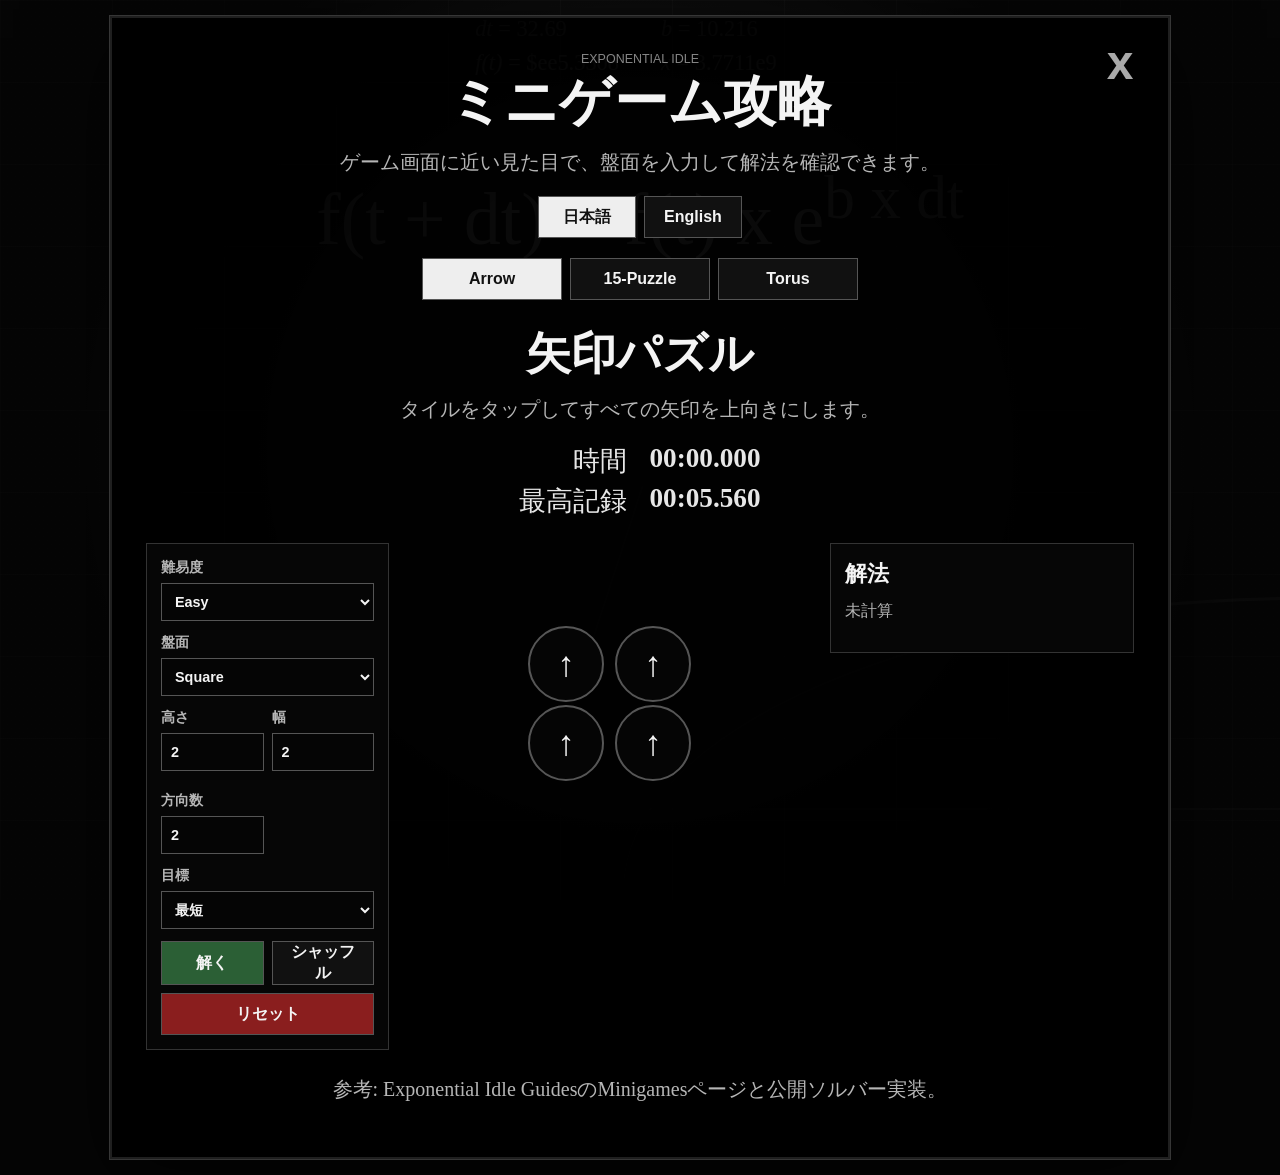
<file: index.html>
<!doctype html>
<html lang="ja">
  <head>
    <meta charset="utf-8">
    <meta name="viewport" content="width=device-width, initial-scale=1">
    <title>Exponential Idle Minigame Guide</title>
    <link rel="stylesheet" href="site.css">
  </head>
  <body>
    <div class="game-backdrop" aria-hidden="true">
      <div class="stats-strip">
        <span><i>dt</i> = 32.69</span>
        <span><i>b</i> = 10.216</span>
        <span><i>f(t)</i> = $ee5.3308</span>
        <span><i>x</i> = 3.7711e9</span>
      </div>
      <div class="formula-line">f(t + dt) = f(t) x e<sup>b x dt</sup></div>
      <div class="graph-line"></div>
    </div>

    <main class="phone-shell">
      <header class="game-header">
        <button class="close-button" type="button" title="Close">x</button>
        <p class="game-kicker">Exponential Idle</p>
        <h1 data-i18n="appTitle">ミニゲーム攻略</h1>
        <p class="game-copy" data-i18n="appLead">ゲーム画面に近い見た目で、盤面を入力して解法を確認できます。</p>
        <div class="language-toggle" aria-label="Language">
          <button type="button" class="is-active" data-lang="ja">日本語</button>
          <button type="button" data-lang="en">English</button>
        </div>
      </header>

      <nav class="game-tabs" aria-label="Minigames">
        <button type="button" class="is-active" data-game="arrow">Arrow</button>
        <button type="button" data-game="fifteen">15-Puzzle</button>
        <button type="button" data-game="torus">Torus</button>
      </nav>

      <section class="game-panel is-active" id="arrow-panel" data-panel="arrow">
        <div class="panel-title">
          <h2 data-i18n="arrowTitle">矢印パズル</h2>
          <p data-i18n="arrowHelp">タイルをタップしてすべての矢印を上向きにします。</p>
          <div class="timer-grid">
            <span data-i18n="timeLabel">時間</span><strong>00:00.000</strong>
            <span data-i18n="bestLabel">最高記録</span><strong>00:05.560</strong>
          </div>
        </div>
        <div class="solver-grid">
          <aside class="control-panel">
            <label><span data-i18n="difficultyLabel">難易度</span><select id="arrow-difficulty"></select></label>
            <label><span data-i18n="shapeLabel">盤面</span><select id="arrow-shape"><option value="square">Square</option><option value="hex">Hex</option></select></label>
            <div class="two-cols">
              <label class="arrow-square"><span data-i18n="heightLabel">高さ</span><input id="arrow-height" type="number" min="1" max="4"></label>
              <label class="arrow-square"><span data-i18n="widthLabel">幅</span><input id="arrow-width" type="number" min="1" max="4"></label>
              <label class="arrow-hex" hidden><span>Side</span><input id="arrow-side" type="number" min="1" max="4"></label>
              <label><span data-i18n="directionsLabel">方向数</span><input id="arrow-directions" type="number" min="2" max="6"></label>
            </div>
            <label><span data-i18n="targetLabel">目標</span><select id="arrow-target"></select></label>
            <div class="button-row">
              <button class="game-button primary" type="button" id="arrow-solve" data-i18n="solveButton">解く</button>
              <button class="game-button" type="button" id="arrow-random" data-i18n="shuffleButton">シャッフル</button>
              <button class="game-button danger" type="button" id="arrow-reset" data-i18n="resetButton">リセット</button>
            </div>
          </aside>
          <div class="board-wrap">
            <div id="arrow-board" class="board-stage"></div>
          </div>
          <aside class="result-panel">
            <h3 data-i18n="solutionTitle">解法</h3>
            <div id="arrow-result" class="solution-output"></div>
          </aside>
        </div>
      </section>

      <section class="game-panel" id="fifteen-panel" data-panel="fifteen">
        <div class="panel-title">
          <h2 data-i18n="fifteenTitle">15パズル</h2>
          <p data-i18n="fifteenHelp">四角をスライドして数字を順番通りに並べます。空白は0で入力します。</p>
          <div class="timer-grid">
            <span data-i18n="timeLabel">時間</span><strong>00:00.000</strong>
            <span data-i18n="bestLabel">最高記録</span><strong>01:28.317</strong>
          </div>
        </div>
        <div class="solver-grid">
          <aside class="control-panel">
            <label><span data-i18n="difficultyLabel">難易度</span><select id="fifteen-difficulty"></select></label>
            <div class="button-row">
              <button class="game-button primary" type="button" id="fifteen-solve" data-i18n="solveButton">解く</button>
              <button class="game-button" type="button" id="fifteen-random" data-i18n="shuffleButton">シャッフル</button>
              <button class="game-button danger" type="button" id="fifteen-reset" data-i18n="resetButton">リセット</button>
            </div>
            <p class="control-note" data-i18n="fifteenNote">Hardは5x5です。最適解ではなく、層を固定して解く実用手順を出します。</p>
          </aside>
          <div class="board-wrap">
            <div id="fifteen-board" class="board-stage"></div>
          </div>
          <aside class="result-panel">
            <h3 data-i18n="solutionTitle">解法</h3>
            <div id="fifteen-result" class="solution-output"></div>
          </aside>
        </div>
      </section>

      <section class="game-panel" id="torus-panel" data-panel="torus">
        <div class="panel-title">
          <h2 data-i18n="torusTitle">トーラスパズル</h2>
          <p data-i18n="torusHelp">行または列を巡回シフトして、左上から昇順に並べます。</p>
          <div class="timer-grid">
            <span data-i18n="timeLabel">時間</span><strong>00:00.000</strong>
            <span data-i18n="bestLabel">最高記録</span><strong>00:22.000</strong>
          </div>
        </div>
        <div class="solver-grid">
          <aside class="control-panel">
            <label><span data-i18n="difficultyLabel">難易度</span><select id="torus-difficulty"></select></label>
            <div class="button-row">
              <button class="game-button primary" type="button" id="torus-solve" data-i18n="solveButton">解く</button>
              <button class="game-button" type="button" id="torus-random" data-i18n="shuffleButton">シャッフル</button>
              <button class="game-button danger" type="button" id="torus-reset" data-i18n="resetButton">リセット</button>
            </div>
            <p class="control-note" data-i18n="torusNote">Easyは3x3、Mediumは5x5、Hardは6x6です。</p>
          </aside>
          <div class="board-wrap">
            <div id="torus-board" class="board-stage"></div>
          </div>
          <aside class="result-panel">
            <h3 data-i18n="solutionTitle">解法</h3>
            <div id="torus-result" class="solution-output"></div>
          </aside>
        </div>
      </section>

      <footer class="game-footer">
        <p data-i18n="sourceNote">参考: Exponential Idle GuidesのMinigamesページと公開ソルバー実装。</p>
      </footer>
    </main>

    <script src="site.js" defer></script>
  </body>
</html>
</file>
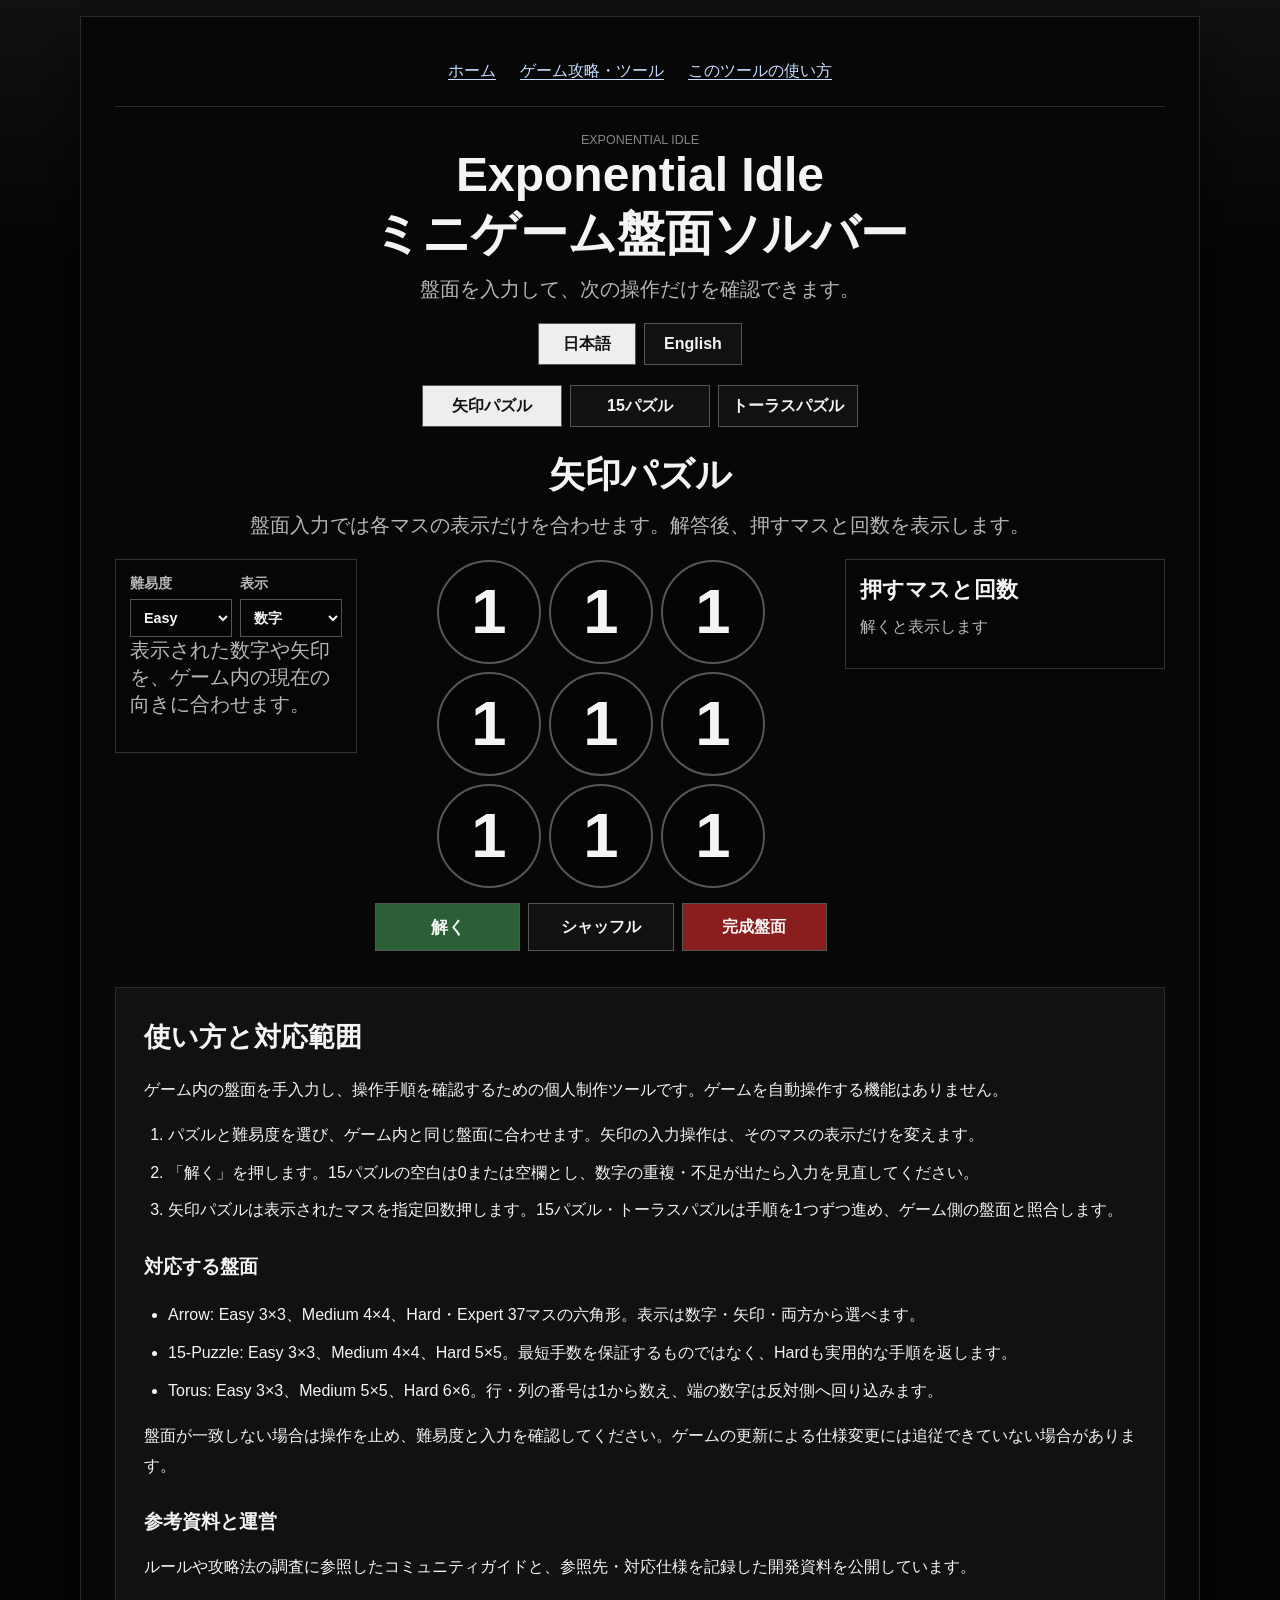
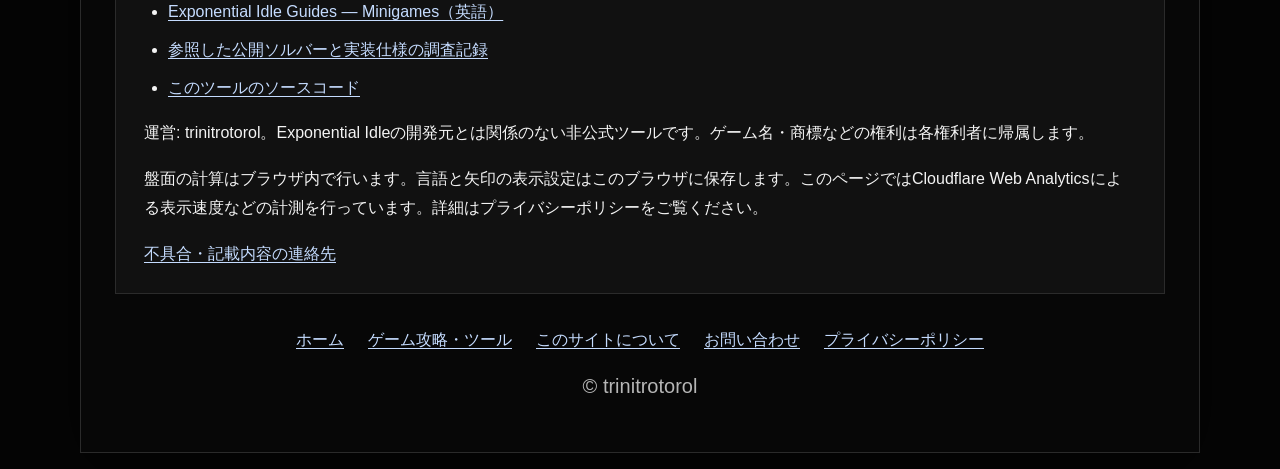
<file: public/game-guide/exponential-idle-minigame-guide/index.html>
<!doctype html>
<html lang="ja">
  <head>
    <meta charset="utf-8">
    <meta name="viewport" content="width=device-width, initial-scale=1">
    <meta name="description" content="Exponential IdleのArrow、15-Puzzle、Torusをブラウザ上で解ける、日本語・英語対応の攻略ソルバーです。">
    <meta name="robots" content="index,follow">
    <link rel="canonical" href="https://trinitrotorol.com/game-guide/exponential-idle-minigame-guide/">
    <meta property="og:type" content="website">
    <meta property="og:site_name" content="trinitrotorol">
    <meta property="og:title" content="Exponential Idle ミニゲーム攻略・ソルバー">
    <meta property="og:description" content="Exponential IdleのArrow、15-Puzzle、Torusをブラウザ上で解ける、日本語・英語対応の攻略ソルバーです。">
    <meta property="og:url" content="https://trinitrotorol.com/game-guide/exponential-idle-minigame-guide/">
    <meta property="og:locale" content="ja_JP">
    <meta name="twitter:card" content="summary">
    <meta name="twitter:title" content="Exponential Idle ミニゲーム攻略・ソルバー">
    <meta name="twitter:description" content="Exponential IdleのArrow、15-Puzzle、Torusをブラウザ上で解ける、日本語・英語対応の攻略ソルバーです。">
    <title>Exponential Idle ミニゲーム盤面ソルバー | trinitrotorol</title>
    <link rel="icon" href="data:,">
    <link rel="stylesheet" href="site.css">
  </head>
  <body>
    <main class="phone-shell">
      <nav class="site-nav" data-i18n-aria-label="siteNavigation" aria-label="サイト内の案内">
        <a href="/" data-i18n="homeLink">ホーム</a>
        <a href="/game-guide/" data-i18n="guideLink">ゲーム攻略・ツール</a>
        <a href="#how-to" data-i18n="howToLink">このツールの使い方</a>
      </nav>
      <header class="game-header">
        <p class="game-kicker">Exponential Idle</p>
        <h1>
          <span>Exponential Idle</span>
          <span data-i18n="appTitleSuffix">ミニゲーム盤面ソルバー</span>
        </h1>
        <p class="game-copy" data-i18n="appLead">盤面を入力して、次の操作だけを確認できます。</p>
        <div class="language-toggle" data-i18n-aria-label="languageToggleLabel" aria-label="言語切替">
          <button type="button" class="is-active" data-lang="ja">日本語</button>
          <button type="button" data-lang="en">English</button>
        </div>
      </header>

      <nav class="game-tabs" role="tablist" data-i18n-aria-label="tabListLabel" aria-label="パズル切替">
        <button type="button" class="is-active" id="arrow-tab" role="tab" aria-selected="true" aria-controls="arrow-panel" tabindex="0" data-game="arrow" data-puzzle-label="arrow">矢印パズル</button>
        <button type="button" id="fifteen-tab" role="tab" aria-selected="false" aria-controls="fifteen-panel" tabindex="-1" data-game="fifteen" data-puzzle-label="fifteen">15パズル</button>
        <button type="button" id="torus-tab" role="tab" aria-selected="false" aria-controls="torus-panel" tabindex="-1" data-game="torus" data-puzzle-label="torus">トーラスパズル</button>
      </nav>

      <section class="game-panel is-active" id="arrow-panel" role="tabpanel" aria-labelledby="arrow-tab" data-panel="arrow">
        <div class="panel-title">
          <h2 data-puzzle-label="arrow">矢印パズル</h2>
          <p data-i18n="arrowHelp">盤面入力では各マスの表示だけを合わせます。解答後、押すマスと回数を表示します。</p>
        </div>
        <div class="solver-grid">
          <aside class="control-panel">
            <div class="two-cols arrow-controls">
              <label><span data-i18n="difficultyLabel">難易度</span><select id="arrow-difficulty"></select></label>
              <label><span data-i18n="displayLabel">表示</span><select id="arrow-display-mode"></select></label>
            </div>
            <p class="control-note" data-i18n="arrowNote">表示された数字や矢印を、ゲーム内の現在の向きに合わせます。</p>
          </aside>
          <div class="board-wrap">
            <div id="arrow-status" class="board-status" aria-live="polite"></div>
            <div id="arrow-board" class="board-stage" role="group" data-puzzle-board-label="arrow" aria-label="矢印パズル盤面入力"></div>
            <div class="button-row action-row">
              <button class="game-button primary" type="button" id="arrow-solve" data-i18n="solveButton">解く</button>
              <button class="game-button" type="button" id="arrow-random" data-i18n="shuffleButton">シャッフル</button>
              <button class="game-button danger" type="button" id="arrow-reset" data-i18n="resetButton" data-i18n-aria-label="resetButtonAria">完成盤面</button>
            </div>
          </div>
          <aside class="result-panel">
            <h3 data-i18n="arrowSolutionTitle">押すマスと回数</h3>
            <div id="arrow-result" class="solution-output"></div>
          </aside>
        </div>
      </section>

      <section class="game-panel" id="fifteen-panel" role="tabpanel" aria-labelledby="fifteen-tab" data-panel="fifteen" hidden>
        <div class="panel-title">
          <h2 data-puzzle-label="fifteen">15パズル</h2>
          <p data-i18n="fifteenHelp">数字を空白へ移動しながら順番通りに並べます。入力では0または空欄を空白として扱います。</p>
        </div>
        <div class="solver-grid">
          <aside class="control-panel">
            <label><span data-i18n="difficultyLabel">難易度</span><select id="fifteen-difficulty"></select></label>
            <p class="control-note" data-i18n="fifteenNote">Hardは5x5です。最適解ではなく、層を固定して解く実用手順を出します。</p>
          </aside>
          <div class="board-wrap">
            <div id="fifteen-status" class="board-status" aria-live="polite"></div>
            <div id="fifteen-action-card" class="next-action-card is-idle" aria-live="polite"></div>
            <div id="fifteen-board" class="board-stage" role="group" data-puzzle-board-label="fifteen" aria-label="15パズル盤面入力"></div>
            <p id="fifteen-input-error" class="input-error board-error" role="alert"></p>
            <p class="paste-hint" data-i18n="fifteenPasteHint">複数行貼り付け可。空白は0または空欄。</p>
            <div class="button-row action-row action-row-primary">
              <button class="game-button primary" type="button" id="fifteen-solve" data-i18n="solveButton">解く</button>
              <button class="game-button" type="button" id="fifteen-random" data-i18n="shuffleButton">シャッフル</button>
              <button class="game-button secondary" type="button" id="fifteen-reset" data-i18n="resetButtonShort" data-i18n-aria-label="resetButtonAria">完成</button>
            </div>
          </div>
          <aside class="result-panel">
            <h3 data-i18n="fifteenPlaybackTitle">手順確認</h3>
            <div id="fifteen-result" class="solution-output"></div>
          </aside>
        </div>
      </section>

      <section class="game-panel" id="torus-panel" role="tabpanel" aria-labelledby="torus-tab" data-panel="torus" hidden>
        <div class="panel-title">
          <h2 data-puzzle-label="torus">トーラスパズル</h2>
          <p data-i18n="torusHelp">行または列を巡回シフトして、左上から昇順に並べます。操作表示の行・列番号は1始まりです。</p>
        </div>
        <div class="solver-grid">
          <aside class="control-panel">
            <label><span data-i18n="difficultyLabel">難易度</span><select id="torus-difficulty"></select></label>
            <p class="control-note" data-i18n="torusNote">Easyは3x3、Mediumは5x5、Hardは6x6です。</p>
          </aside>
          <div class="board-wrap">
            <div id="torus-status" class="board-status" aria-live="polite"></div>
            <div id="torus-action-card" class="next-action-card is-idle" aria-live="polite"></div>
            <div id="torus-board" class="board-stage" role="group" data-puzzle-board-label="torus" aria-label="トーラスパズル盤面入力"></div>
            <p id="torus-input-error" class="input-error board-error" role="alert"></p>
            <p class="paste-hint" data-i18n="torusPasteHint">複数行貼り付け可。1〜n²を入力。</p>
            <div class="button-row action-row action-row-primary">
              <button class="game-button primary" type="button" id="torus-solve" data-i18n="solveButton">解く</button>
              <button class="game-button" type="button" id="torus-random" data-i18n="shuffleButton">シャッフル</button>
              <button class="game-button secondary" type="button" id="torus-reset" data-i18n="resetButtonShort" data-i18n-aria-label="resetButtonAria">完成</button>
            </div>
          </div>
          <aside class="result-panel">
            <h3 data-i18n="torusPlaybackTitle">手順確認</h3>
            <div id="torus-result" class="solution-output"></div>
          </aside>
        </div>
      </section>

      <section class="site-context" id="how-to" aria-labelledby="how-to-title">
        <h2 id="how-to-title" data-i18n="howToTitle">使い方と対応範囲</h2>
        <p data-i18n="toolContext">ゲーム内の盤面を手入力し、操作手順を確認するための個人制作ツールです。ゲームを自動操作する機能はありません。</p>
        <ol>
          <li data-i18n="howToSelect">パズルと難易度を選び、ゲーム内と同じ盤面に合わせます。矢印の入力操作は、そのマスの表示だけを変えます。</li>
          <li data-i18n="howToSolve">「解く」を押します。15パズルの空白は0または空欄とし、数字の重複・不足が出たら入力を見直してください。</li>
          <li data-i18n="howToFollow">矢印パズルは表示されたマスを指定回数押します。15パズル・トーラスパズルは手順を1つずつ進め、ゲーム側の盤面と照合します。</li>
        </ol>
        <h3 data-i18n="supportedTitle">対応する盤面</h3>
        <ul>
          <li data-i18n="supportedArrow">Arrow: Easy 3×3、Medium 4×4、Hard・Expert 37マスの六角形。表示は数字・矢印・両方から選べます。</li>
          <li data-i18n="supportedFifteen">15-Puzzle: Easy 3×3、Medium 4×4、Hard 5×5。最短手数を保証するものではなく、Hardも実用的な手順を返します。</li>
          <li data-i18n="supportedTorus">Torus: Easy 3×3、Medium 5×5、Hard 6×6。行・列の番号は1から数え、端の数字は反対側へ回り込みます。</li>
        </ul>
        <p data-i18n="toolLimits">盤面が一致しない場合は操作を止め、難易度と入力を確認してください。ゲームの更新による仕様変更には追従できていない場合があります。</p>
        <h3 data-i18n="sourceTitle">参考資料と運営</h3>
        <p data-i18n="sourceNote">ルールや攻略法の調査に参照したコミュニティガイドと、参照先・対応仕様を記録した開発資料を公開しています。</p>
        <ul class="source-links">
          <li><a href="https://exponential-idle-guides.netlify.app/guides/asd/" data-i18n="communityGuideLink">Exponential Idle Guides — Minigames（英語）</a></li>
          <li><a href="https://github.com/trinitrotorol/exponential_idle_minigame_guide/blob/master/docs/research.md" data-i18n="researchLink">参照した公開ソルバーと実装仕様の調査記録</a></li>
          <li><a href="https://github.com/trinitrotorol/exponential_idle_minigame_guide" data-i18n="sourceCodeLink">このツールのソースコード</a></li>
        </ul>
        <p data-i18n="unofficialNote">運営: trinitrotorol。Exponential Idleの開発元とは関係のない非公式ツールです。ゲーム名・商標などの権利は各権利者に帰属します。</p>
        <p data-i18n="localDataNote">盤面の計算はブラウザ内で行います。言語と矢印の表示設定はこのブラウザに保存します。このページではCloudflare Web Analyticsによる表示速度などの計測を行っています。詳細はプライバシーポリシーをご覧ください。</p>
        <p><a href="/contact/" data-i18n="reportLink">不具合・記載内容の連絡先</a></p>
      </section>

      <footer class="game-footer">
        <nav class="site-footer-links" data-i18n-aria-label="footerNavigation" aria-label="運営情報">
          <a href="/" data-i18n="homeLink">ホーム</a>
          <a href="/game-guide/" data-i18n="guideLink">ゲーム攻略・ツール</a>
          <a href="/about/" data-i18n="aboutLink">このサイトについて</a>
          <a href="/contact/" data-i18n="contactLink">お問い合わせ</a>
          <a href="/privacy/" data-i18n="privacyLink">プライバシーポリシー</a>
        </nav>
        <p>© trinitrotorol</p>
      </footer>
    </main>

    <script src="site.js" defer></script>
  </body>
</html>
</file>
<file: site.css>
:root {
  color-scheme: dark;
  --bg: #050505;
  --panel: #000000;
  --panel-soft: #111111;
  --tile: #050505;
  --tile-lit: #4b4b4b;
  --line: #565656;
  --line-soft: #2b2b2b;
  --text: #f4f4f4;
  --muted: #b6b6b6;
  --dim: #858585;
  --accent: #f3f3f3;
  --danger: #8a1e1e;
  --ok: #2b5f35;
  --pink: #d719ff;
  --cyan: #23f6ff;
}

* {
  box-sizing: border-box;
}

[hidden] {
  display: none !important;
}

body {
  margin: 0;
  min-height: 100vh;
  background: var(--bg);
  color: var(--text);
  font-family: Georgia, "Times New Roman", "Yu Mincho", "Hiragino Mincho ProN", serif;
  letter-spacing: 0;
}

button,
input,
select {
  font: inherit;
}

.game-backdrop {
  position: fixed;
  inset: 0;
  overflow: hidden;
  background:
    linear-gradient(rgba(255, 255, 255, 0.04) 1px, transparent 1px),
    linear-gradient(90deg, rgba(255, 255, 255, 0.04) 1px, transparent 1px),
    #151515;
  background-size: 100% 82px, 112px 100%;
}

.game-backdrop::after {
  content: "";
  position: absolute;
  inset: 0;
  background: radial-gradient(circle at center, transparent 0 35%, rgba(0, 0, 0, 0.76) 72%);
}

.stats-strip {
  position: absolute;
  top: 16px;
  left: 50%;
  display: grid;
  grid-template-columns: repeat(2, minmax(120px, 1fr));
  gap: 8px 42px;
  transform: translateX(-50%);
  color: #cdcdcd;
  font-size: clamp(1rem, 2.4vw, 1.4rem);
  opacity: 0.7;
}

.formula-line {
  position: absolute;
  top: 18vh;
  left: 50%;
  width: min(780px, 90vw);
  transform: translateX(-50%);
  color: rgba(255, 255, 255, 0.62);
  font-size: clamp(1.8rem, 6vw, 4.6rem);
  text-align: center;
  white-space: nowrap;
}

.graph-line {
  position: absolute;
  right: -8vw;
  bottom: 10vh;
  width: 62vw;
  height: 36vh;
  border-left: 2px solid rgba(255, 255, 255, 0.18);
  border-bottom: 2px solid rgba(255, 255, 255, 0.18);
  transform: skewX(-18deg);
  opacity: 0.42;
}

.graph-line::before {
  content: "";
  position: absolute;
  left: 4%;
  right: 0;
  bottom: 0;
  height: 100%;
  border-top: 3px solid rgba(255, 255, 255, 0.22);
  border-radius: 90% 0 0 0;
  transform: skewX(18deg) translateY(35%);
}

.phone-shell {
  position: relative;
  z-index: 1;
  width: min(1060px, calc(100% - 24px));
  min-height: calc(100vh - 32px);
  margin: 16px auto;
  padding: clamp(18px, 3vw, 34px);
  border: 2px solid #1f1f1f;
  background: rgba(0, 0, 0, 0.94);
  box-shadow: 0 0 0 1px #363636, 0 22px 80px rgba(0, 0, 0, 0.7);
}

.game-header {
  position: relative;
  text-align: center;
}

.close-button {
  position: absolute;
  top: -14px;
  right: -10px;
  width: 48px;
  height: 48px;
  border: 0;
  background: transparent;
  color: #a9a9a9;
  font-family: Arial, sans-serif;
  font-size: 3rem;
  font-weight: 900;
  line-height: 1;
  cursor: default;
}

.game-kicker {
  margin: 0;
  color: var(--dim);
  font-family: "Segoe UI", sans-serif;
  font-size: 0.78rem;
  text-transform: uppercase;
}

h1,
h2,
h3,
p {
  margin-top: 0;
}

h1 {
  margin-bottom: 10px;
  font-size: clamp(2rem, 5vw, 3.4rem);
}

h2 {
  margin-bottom: 12px;
  font-size: clamp(1.75rem, 4.2vw, 2.8rem);
}

h3 {
  margin-bottom: 12px;
  font-size: 1.4rem;
}

.game-copy,
.panel-title p,
.control-note,
.game-footer {
  color: var(--muted);
  font-size: clamp(1rem, 2.4vw, 1.25rem);
}

.language-toggle,
.game-tabs,
.button-row {
  display: flex;
  flex-wrap: wrap;
  justify-content: center;
  gap: 8px;
}

.language-toggle {
  margin: 18px 0 20px;
}

.language-toggle button,
.game-tabs button,
.game-button {
  min-height: 42px;
  border: 1px solid #555555;
  background: #111111;
  color: var(--text);
  font-family: "Segoe UI", sans-serif;
  font-weight: 700;
  cursor: pointer;
}

.language-toggle button {
  min-width: 98px;
}

.language-toggle button.is-active,
.game-tabs button.is-active {
  background: #eeeeee;
  color: #111111;
}

.game-tabs {
  margin: 8px auto 24px;
}

.game-tabs button {
  min-width: 140px;
}

.game-panel {
  display: none;
}

.game-panel.is-active {
  display: block;
}

.panel-title {
  text-align: center;
}

.timer-grid {
  display: grid;
  grid-template-columns: max-content max-content;
  justify-content: center;
  gap: 4px 22px;
  margin: 16px 0 24px;
  color: #e7e7e7;
  font-size: clamp(1.1rem, 3vw, 1.7rem);
}

.timer-grid span {
  text-align: right;
}

.solver-grid {
  display: grid;
  grid-template-columns: minmax(210px, 0.72fr) minmax(280px, 1.2fr) minmax(240px, 0.9fr);
  gap: 18px;
  align-items: start;
}

.control-panel,
.result-panel {
  border: 1px solid #333333;
  background: #060606;
  padding: 14px;
}

label {
  display: grid;
  gap: 6px;
  margin-bottom: 12px;
  color: var(--muted);
  font-family: "Segoe UI", sans-serif;
  font-size: 0.9rem;
  font-weight: 700;
}

input,
select {
  width: 100%;
  min-height: 38px;
  border: 1px solid #555555;
  background: #050505;
  color: var(--text);
  padding: 0 9px;
}

.two-cols {
  display: grid;
  grid-template-columns: 1fr 1fr;
  gap: 8px;
}

.button-row {
  margin-top: 12px;
}

.game-button {
  flex: 1 1 96px;
  padding: 0 12px;
}

.game-button.primary {
  background: var(--ok);
}

.game-button.danger {
  background: var(--danger);
}

.board-wrap {
  min-width: 0;
}

.board-stage {
  display: grid;
  justify-content: center;
  gap: 8px;
  width: 100%;
  min-height: 320px;
  align-content: center;
}

.square-board {
  display: grid;
  gap: 5px;
  width: min(100%, 460px);
  margin: 0 auto;
}

.hex-board {
  display: grid;
  gap: 0;
  justify-items: center;
  width: min(100%, 520px);
  margin: 0 auto;
}

.hex-row {
  display: flex;
  justify-content: center;
  gap: 0;
  min-height: 48px;
}

.tile,
.tile-input,
.arrow-tile,
.solution-tile {
  display: inline-flex;
  align-items: center;
  justify-content: center;
  width: clamp(42px, 8vw, 76px);
  aspect-ratio: 1;
  border: 2px solid var(--line);
  background: var(--tile);
  color: var(--text);
  text-align: center;
}

.tile,
.tile-input {
  border-radius: 10px;
  font-size: clamp(1.1rem, 3vw, 2rem);
}

.tile-input {
  padding: 0;
}

.tile-input.blank {
  color: transparent;
}

.arrow-tile,
.solution-tile {
  border-radius: 50%;
  margin: -1px 3px;
  font-family: "Segoe UI", sans-serif;
  font-size: clamp(1.35rem, 4vw, 2.2rem);
  font-weight: 800;
}

.arrow-tile {
  cursor: pointer;
}

.arrow-tile.is-lit,
.solution-tile:not(.is-zero) {
  background: var(--tile-lit);
}

.arrow-tile:hover {
  border-color: var(--accent);
}

.torus-board .tile-input {
  border-radius: 3px;
}

.solution-output {
  max-height: 390px;
  overflow: auto;
  color: var(--muted);
  font-family: "Segoe UI", sans-serif;
}

.solution-output strong {
  color: var(--text);
}

.step-list {
  display: grid;
  gap: 6px;
  margin: 12px 0 0;
  padding: 0;
  list-style: none;
}

.step-list li {
  padding: 8px 10px;
  border: 1px solid #333333;
  background: #101010;
}

.mini-board {
  margin-top: 14px;
}

.game-footer {
  margin-top: 26px;
  text-align: center;
}

@media (max-width: 960px) {
  .solver-grid {
    grid-template-columns: 1fr;
  }

  .control-panel {
    order: 1;
  }

  .board-wrap {
    order: 2;
  }

  .result-panel {
    order: 3;
  }
}

@media (max-width: 560px) {
  .phone-shell {
    width: calc(100% - 12px);
    margin: 6px auto;
    padding: 14px 10px 22px;
  }

  .game-tabs button {
    min-width: 96px;
  }

  .tile,
  .tile-input,
  .arrow-tile,
  .solution-tile {
    width: clamp(34px, 15vw, 56px);
  }

  .stats-strip {
    grid-template-columns: 1fr;
    left: 12px;
    transform: none;
  }
}
</file>
<file: public/game-guide/exponential-idle-minigame-guide/site.css>
:root {
  color-scheme: dark;
  --bg: #050505;
  --panel: #000000;
  --panel-soft: #111111;
  --tile: #050505;
  --tile-lit: #4b4b4b;
  --line: #565656;
  --line-soft: #2b2b2b;
  --text: #f4f4f4;
  --muted: #b6b6b6;
  --dim: #858585;
  --accent: #f3f3f3;
  --danger: #8a1e1e;
  --ok: #2b5f35;
  --focus: #f8d071;
  --warn: #b9892e;
}

* {
  box-sizing: border-box;
}

[hidden] {
  display: none !important;
}

html,
body {
  overflow-x: hidden;
}

body {
  margin: 0;
  min-height: 100vh;
  background:
    linear-gradient(180deg, #121212 0, #050505 260px),
    var(--bg);
  color: var(--text);
  font-family: "Segoe UI", "Hiragino Sans", "Yu Gothic", Meiryo, sans-serif;
  letter-spacing: 0;
}

button,
input,
select,
summary {
  font: inherit;
}

.phone-shell {
  position: relative;
  width: min(1120px, calc(100% - 24px));
  min-height: calc(100vh - 24px);
  margin: 16px auto;
  padding: clamp(18px, 3vw, 34px);
  border: 1px solid #2a2a2a;
  background: rgba(8, 8, 8, 0.98);
  box-shadow: 0 20px 70px rgba(0, 0, 0, 0.55);
}

.game-header {
  position: relative;
  text-align: center;
}

.game-kicker {
  margin: 0;
  color: var(--dim);
  font-size: 0.78rem;
  text-transform: uppercase;
}

h1,
h2,
h3,
p {
  margin-top: 0;
}

h1 {
  margin-bottom: 10px;
  font-size: clamp(1.85rem, 4.4vw, 3rem);
}

h1 span {
  display: block;
}

h2 {
  margin-bottom: 12px;
  font-size: clamp(1.45rem, 3.4vw, 2.25rem);
}

h3 {
  margin-bottom: 12px;
  font-size: 1.4rem;
}

.game-copy,
.panel-title p,
.control-note,
.game-footer {
  color: var(--muted);
  font-size: clamp(1rem, 2.4vw, 1.25rem);
}

.language-toggle,
.game-tabs,
.button-row {
  display: flex;
  flex-wrap: wrap;
  justify-content: center;
  gap: 8px;
}

.language-toggle {
  margin: 18px 0 20px;
}

.language-toggle button,
.game-tabs button,
.game-button {
  min-height: 42px;
  border: 1px solid #555555;
  background: #111111;
  color: var(--text);
  font-weight: 700;
  cursor: pointer;
}

.language-toggle button {
  min-width: 98px;
}

.language-toggle button.is-active,
.game-tabs button.is-active {
  background: #eeeeee;
  color: #111111;
}

button:focus-visible,
input:focus-visible,
select:focus-visible,
summary:focus-visible,
a:focus-visible {
  outline: 3px solid var(--focus);
  outline-offset: 3px;
}

.game-tabs {
  margin: 8px auto 24px;
}

.game-tabs button {
  min-width: 140px;
}

.game-panel {
  display: none;
}

.game-panel.is-active {
  display: block;
}

.panel-title {
  text-align: center;
}

.solver-grid {
  display: grid;
  grid-template-columns: minmax(190px, 0.62fr) minmax(0, 1.16fr) minmax(220px, 0.82fr);
  gap: 18px;
  align-items: start;
}

.control-panel,
.result-panel {
  border: 1px solid #333333;
  background: #060606;
  padding: 14px;
}

label {
  display: grid;
  gap: 6px;
  margin-bottom: 12px;
  color: var(--muted);
  font-family: "Segoe UI", sans-serif;
  font-size: 0.9rem;
  font-weight: 700;
}

input,
select {
  width: 100%;
  min-height: 38px;
  border: 1px solid #555555;
  background: #050505;
  color: var(--text);
  padding: 0 9px;
}

.two-cols {
  display: grid;
  grid-template-columns: 1fr 1fr;
  gap: 8px;
}

.arrow-controls label {
  margin-bottom: 0;
}

.button-row {
  margin-top: 12px;
}

.action-row {
  margin-top: 14px;
}

.game-button {
  flex: 1 1 96px;
  padding: 0 12px;
}

.game-button.primary {
  background: var(--ok);
}

.action-row .game-button.primary {
  min-height: 48px;
  font-size: 1.05rem;
}

.game-button.secondary {
  background: #101010;
  color: var(--muted);
}

.game-button.danger {
  background: var(--danger);
}

.game-button:disabled {
  cursor: not-allowed;
  opacity: 0.48;
}

.board-wrap {
  min-width: 0;
}

.board-status {
  min-height: 3.2em;
  margin: 0 0 10px;
  padding: 10px 12px;
  border: 1px solid #333333;
  background: #0d0d0d;
  color: var(--muted);
  font-family: "Segoe UI", sans-serif;
  font-size: 0.95rem;
}

.board-status strong {
  color: var(--text);
}

.board-status.is-idle {
  display: none;
}

.board-status.is-solved {
  border-color: #4f8a59;
  background: #0b1710;
}

.board-status.is-error {
  border-color: #b14a4a;
  background: #1a0b0b;
}

.board-status.is-solving {
  border-color: var(--warn);
  background: #171206;
}

.next-action-card {
  display: grid;
  gap: 6px;
  margin: 0 0 10px;
  padding: 12px;
  border: 1px solid #333333;
  background: #0a0a0a;
  color: var(--muted);
  text-align: center;
}

.next-action-card.is-solved {
  border-color: #4f8a59;
  background: #0b1710;
}

.next-action-card.is-complete {
  border-color: #4f8a59;
  background: #0b1710;
}

.next-action-card.is-error {
  border-color: #b14a4a;
  background: #1a0b0b;
}

.next-action-card.is-idle {
  padding: 8px 10px;
  background: #080808;
}

.next-action-title,
.next-action-main,
.next-action-symbol,
.next-action-meta {
  margin: 0;
}

.next-action-title {
  color: var(--muted);
  font-size: 0.82rem;
  font-weight: 800;
  text-transform: uppercase;
}

.next-action-main {
  color: var(--text);
  font-size: clamp(1.15rem, 3vw, 1.55rem);
  font-weight: 900;
}

.next-action-main.is-big {
  font-size: clamp(2.6rem, 12vw, 4.3rem);
  line-height: 1.08;
}

.next-action-symbol {
  color: var(--focus);
  font-size: clamp(2rem, 8vw, 3.2rem);
  font-weight: 900;
  line-height: 1.08;
}

.next-action-meta {
  color: var(--muted);
  font-size: 0.9rem;
  font-weight: 700;
}

.board-stage {
  display: grid;
  justify-content: center;
  gap: 8px;
  width: 100%;
  min-height: clamp(240px, 42vw, 330px);
  align-content: center;
}

.square-board {
  display: grid;
  --board-gap: clamp(3px, 1vw, 5px);
  gap: var(--board-gap);
  width: min(100%, var(--board-max-width, 460px));
  margin: 0 auto;
}

.square-board.arrow-board {
  --arrow-gap: clamp(5px, 1.2vw, 8px);
  --arrow-cell: 72px;
  gap: var(--arrow-gap);
  width: max-content;
  max-width: 100%;
}

.square-board.arrow-board-easy {
  --arrow-cell: clamp(72px, calc((100vw - 72px) / 3), 104px);
}

.square-board.arrow-board-medium {
  --arrow-cell: clamp(58px, calc((100vw - 72px) / 4), 88px);
}

.arrow-board-hard,
.arrow-board-expert {
  --arrow-cell: clamp(34px, calc((100vw - 76px) / 7), 58px);
}

.hex-board {
  display: grid;
  gap: 0;
  justify-items: center;
  width: min(100%, 520px);
  margin: 0 auto;
}

.hex-row {
  display: flex;
  justify-content: center;
  gap: clamp(2px, 0.8vw, 4px);
  min-height: var(--arrow-cell, 48px);
}

.tile,
.tile-input,
.arrow-tile,
.solution-tile {
  display: inline-flex;
  align-items: center;
  justify-content: center;
  width: 100%;
  min-width: 0;
  aspect-ratio: 1;
  border: 2px solid var(--line);
  background: var(--tile);
  color: var(--text);
  text-align: center;
}

.tile,
.tile-input {
  border-radius: 10px;
  font-size: clamp(0.95rem, 3vw, 1.8rem);
}

.tile-input {
  padding: 0;
  min-height: 0;
}

.tile-input.blank {
  color: transparent;
}

.tile-input.is-invalid {
  border-color: var(--danger);
  box-shadow: 0 0 0 2px rgba(191, 43, 43, 0.35);
}

.input-error {
  min-height: 1.4em;
  margin: 10px 0 0;
  color: #ff8b8b;
  font-family: "Segoe UI", sans-serif;
  font-size: 0.9rem;
  font-weight: 700;
}

.board-error {
  margin: 8px 0 0;
  text-align: center;
}

.paste-hint {
  margin: 8px 0 0;
  color: var(--dim);
  font-size: 0.88rem;
  text-align: center;
}

.arrow-tile,
.solution-tile {
  border-radius: 50%;
  font-size: clamp(1.15rem, 3.5vw, 2rem);
  font-weight: 800;
}

.arrow-tile {
  cursor: pointer;
}

.arrow-board-easy .arrow-tile {
  font-size: clamp(2.1rem, 7vw, 3.45rem);
}

.arrow-board-medium .arrow-tile {
  font-size: clamp(1.75rem, 5.8vw, 2.85rem);
}

.arrow-board-hard .arrow-tile,
.arrow-board-expert .arrow-tile {
  font-size: clamp(1.15rem, 3vw, 1.8rem);
}

.hex-row .arrow-tile,
.hex-row .solution-tile {
  flex: 0 0 var(--arrow-cell, 50px);
  width: var(--arrow-cell, 50px);
}

.square-board.arrow-board .arrow-tile {
  width: var(--arrow-cell);
}

.arrow-icon {
  position: relative;
  display: inline-block;
  width: 0.5em;
  height: 0.94em;
  transform: rotate(var(--arrow-angle, 0deg));
  transform-origin: 50% 50%;
}

.arrow-main-value {
  font-size: 1.15em;
  line-height: 1;
}

.arrow-value {
  position: absolute;
  right: 0.34em;
  bottom: 0.24em;
  min-width: 1.35em;
  border-radius: 999px;
  background: #101010;
  color: var(--text);
  font-size: 0.42em;
  line-height: 1.35;
}

.arrow-icon::before {
  content: "";
  position: absolute;
  left: 50%;
  bottom: 0;
  width: 0.16em;
  height: 0.58em;
  border-radius: 999px;
  background: currentColor;
  transform: translateX(-50%);
}

.arrow-icon::after {
  content: "";
  position: absolute;
  left: 50%;
  top: 0;
  width: 0;
  height: 0;
  border-right: 0.27em solid transparent;
  border-bottom: 0.34em solid currentColor;
  border-left: 0.27em solid transparent;
  transform: translateX(-50%);
}

.sr-only {
  position: absolute;
  width: 1px;
  height: 1px;
  padding: 0;
  margin: -1px;
  overflow: hidden;
  clip: rect(0, 0, 0, 0);
  white-space: nowrap;
  border: 0;
}

.arrow-tile.is-lit,
.solution-tile:not(.is-zero) {
  background: var(--tile-lit);
}

.arrow-tile:hover {
  border-color: var(--accent);
}

.is-next-action {
  border-color: var(--accent);
  box-shadow: 0 0 0 3px rgba(248, 208, 113, 0.45);
}

.torus-board .is-next-action {
  border-color: #8e7a37;
  background: #19170d;
  box-shadow: inset 0 0 0 2px rgba(248, 208, 113, 0.18);
}

.fifteen-board .is-next-action {
  border-color: var(--focus);
  box-shadow: 0 0 0 3px rgba(248, 208, 113, 0.45);
}

.is-marked-action {
  border-color: var(--focus);
  box-shadow: 0 0 0 3px rgba(248, 208, 113, 0.38);
}

.is-related-action {
  border-color: #a98931;
}

.is-preview-blank {
  border-style: dashed;
  border-color: #777777;
}

.tap-badge {
  position: absolute;
  right: 4px;
  top: 4px;
  min-width: 2.15em;
  padding: 0 0.38em;
  border: 1px solid #f8d071;
  border-radius: 999px;
  background: #050505;
  color: #f8d071;
  font-size: 0.72rem;
  font-weight: 900;
  line-height: 1.55;
}

.press-count-badge {
  letter-spacing: 0;
}

.arrow-tile,
.tile-input {
  position: relative;
}

.playback-controls {
  display: grid;
  gap: 10px;
}

.arrow-step-details {
  margin-top: 12px;
  border-top: 1px solid var(--line-soft);
  padding-top: 10px;
}

.arrow-step-details summary {
  color: var(--muted);
  cursor: pointer;
  font-weight: 700;
}

.playback-buttons {
  display: grid;
  grid-template-columns: repeat(auto-fit, minmax(72px, 1fr));
  gap: 8px;
}

.playback-buttons-main {
  grid-template-columns: minmax(0, 0.92fr) minmax(0, 1.08fr);
}

.playback-buttons-main .game-button {
  min-height: 48px;
  font-size: 1.05rem;
}

.playback-buttons-main .is-next-step {
  min-height: 52px;
  border-color: var(--focus);
}

.playback-buttons-secondary {
  grid-template-columns: repeat(3, minmax(0, 1fr));
}

.playback-buttons-secondary .game-button {
  min-height: 36px;
  font-size: 0.9rem;
}

.playback-buttons .game-button {
  width: 100%;
  padding-right: 8px;
  padding-left: 8px;
}

.action-row-primary {
  display: grid;
  grid-template-columns: repeat(2, minmax(0, 1fr));
}

.action-row-primary .game-button {
  width: 100%;
  min-height: 38px;
}

.action-row-primary .primary {
  grid-column: 1 / -1;
  min-height: 48px;
  font-size: 1.08rem;
}

.operation-copy {
  margin: 0;
  color: var(--text);
}

.torus-board .tile-input {
  border-radius: 3px;
}

.solution-output {
  max-height: none;
  color: var(--muted);
}

.solution-output strong {
  color: var(--text);
}

.step-list {
  display: grid;
  gap: 6px;
  margin: 12px 0 0;
  padding: 0;
  list-style: none;
}

.step-list li {
  padding: 8px 10px;
  border: 1px solid #333333;
  background: #101010;
}

.mini-board {
  margin-top: 14px;
}

.game-footer {
  margin-top: 26px;
  text-align: center;
}

.site-nav,
.site-footer-links {
  display: flex;
  flex-wrap: wrap;
  justify-content: center;
  gap: 8px 20px;
  line-height: 1.7;
}

.site-nav {
  margin-bottom: 26px;
  padding-bottom: 16px;
  border-bottom: 1px solid var(--line-soft);
}

.site-nav a,
.site-footer-links a,
.site-context a {
  color: #c5dcff;
  text-decoration: underline;
  text-underline-offset: 0.2em;
  overflow-wrap: anywhere;
}

.site-nav a,
.site-footer-links a {
  padding: 6px 2px;
}

.site-context {
  margin-top: 36px;
  padding: 24px clamp(12px, 3vw, 28px);
  border: 1px solid var(--line-soft);
  background: var(--panel-soft);
  font-size: 1rem;
  line-height: 1.85;
  overflow-wrap: anywhere;
}

.site-context h2 {
  font-size: clamp(1.3rem, 3vw, 1.7rem);
}

.site-context h3 {
  margin-top: 24px;
  font-size: 1.2rem;
}

.site-context ul,
.site-context ol {
  padding-left: 1.5em;
}

.site-context li + li {
  margin-top: 8px;
}

.site-context > :last-child {
  margin-bottom: 0;
}

.site-footer-links {
  margin-bottom: 16px;
  font-size: 1rem;
}

@media (max-width: 960px) {
  .solver-grid {
    grid-template-columns: 1fr;
  }

  .control-panel {
    order: 1;
  }

  .board-wrap {
    order: 2;
  }

  .result-panel {
    order: 3;
  }
}

@media (max-width: 560px) {
  .phone-shell {
    width: calc(100% - 12px);
    margin: 6px auto;
    padding: 14px 8px 20px;
  }

  .game-copy,
  .panel-title p,
  .control-note,
  .game-footer {
    font-size: 0.98rem;
  }

  .game-tabs button {
    min-width: 86px;
    flex: 1 1 86px;
  }

  .next-action-card {
    padding: 10px 8px;
  }

  .next-action-main {
    font-size: 1.12rem;
  }

  .next-action-main.is-big {
    font-size: clamp(2.8rem, 16vw, 4rem);
  }

  .next-action-symbol {
    font-size: clamp(2.2rem, 13vw, 3rem);
  }

  .playback-buttons-secondary .game-button,
  .action-row-primary .game-button {
    padding-right: 6px;
    padding-left: 6px;
    white-space: nowrap;
  }

  .board-stage {
    min-height: 230px;
  }

  .arrow-board-hard,
  .arrow-board-expert {
    --arrow-cell: clamp(32px, calc((100vw - 66px) / 7), 42px);
  }

  .tile,
  .tile-input {
    border-width: 1px;
    font-size: clamp(0.78rem, 5vw, 1.25rem);
  }

  .arrow-tile,
  .solution-tile {
    border-width: 1px;
    font-size: clamp(1.15rem, 6vw, 1.8rem);
  }

  .arrow-board-hard .arrow-tile,
  .arrow-board-expert .arrow-tile {
    font-size: clamp(1rem, 5vw, 1.45rem);
  }

  .tap-badge {
    top: 3px;
    right: 3px;
    font-size: 0.68rem;
  }
}
</file>
